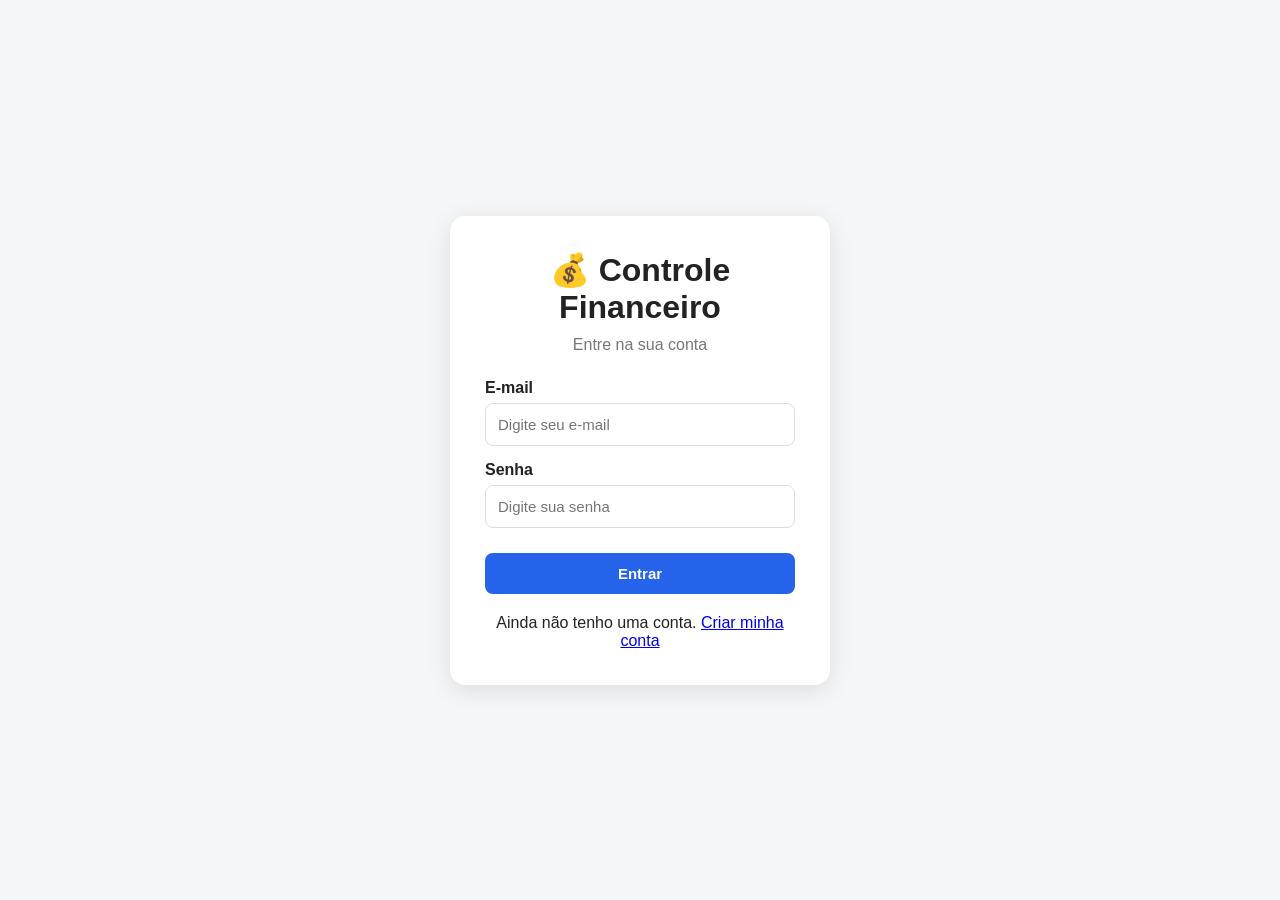
<file: index.html>
<!DOCTYPE html>
<html lang="pt-BR">

<head>
    <meta charset="UTF-8">
    <meta name="viewport" content="width=device-width, initial-scale=1.0">

    <title>Controle Financeiro</title>

    <link rel="stylesheet" href="style.css">
</head>

<body class="login-body">

    <div class="login-container">

        <div class="login-card">

            <h1>💰 Controle Financeiro</h1>

            <p class="subtitle">
                Entre na sua conta
            </p>

            <form id="loginForm">

                <label for="email">
                    E-mail
                </label>

                <input
                    type="email"
                    id="email"
                    placeholder="Digite seu e-mail"
                    required
                >

                <label for="senha">
                    Senha
                </label>

                <input
                    type="password"
                    id="senha"
                    placeholder="Digite sua senha"
                    required
                >

                <button type="submit">
                    Entrar
                </button>

            </form>

            <p id="loginMensagem"></p>

            <p style="text-align: center; margin-top: 20px;">

                Ainda não tenho uma conta.

                <a href="cadastro.html">
                    Criar minha conta
                </a>

            </p>

        </div>

    </div>

    <script
        type="module"
        src="./login.js">
    </script>

</body>

</html>
</file>
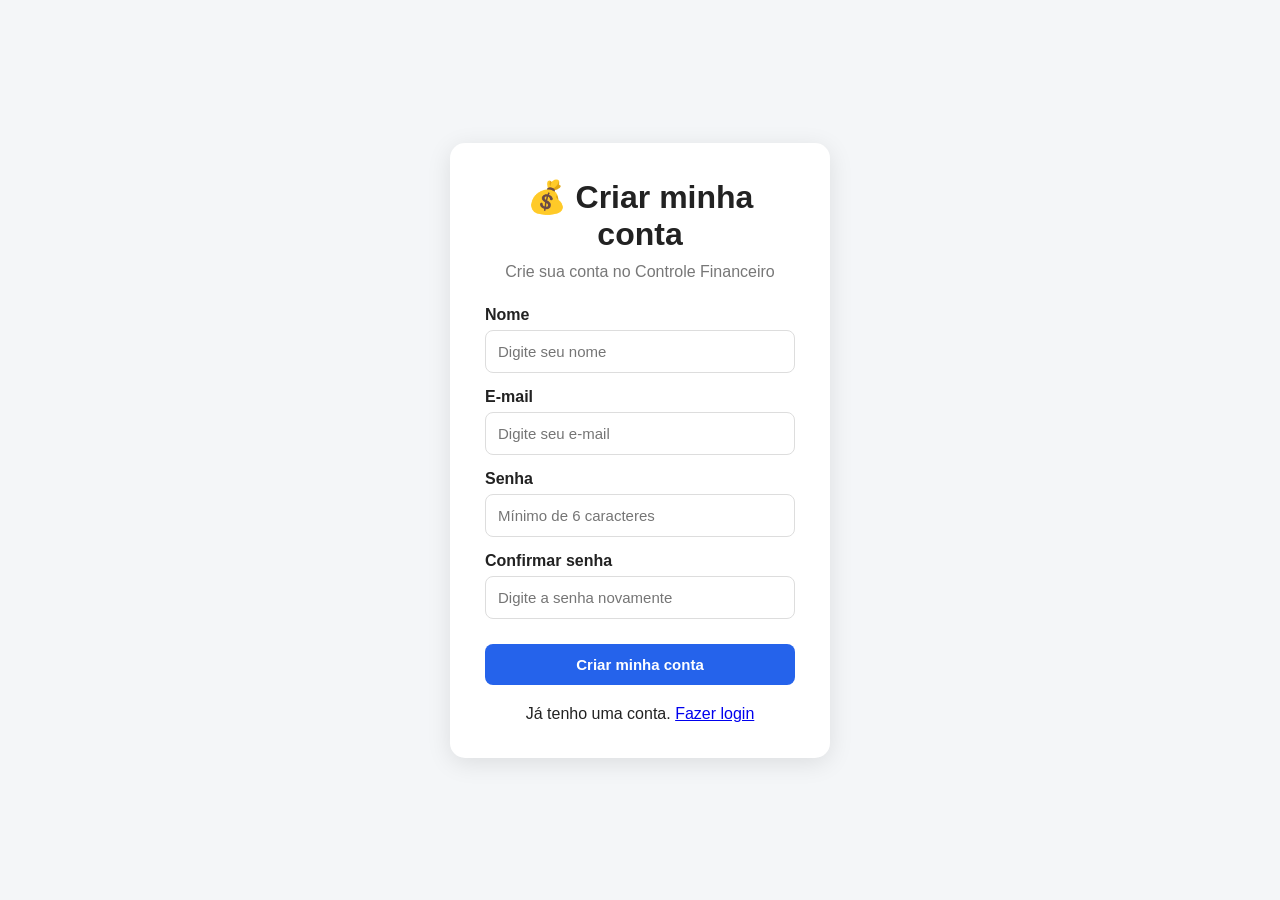
<file: cadastro.html>
<!DOCTYPE html>
<html lang="pt-BR">

<head>

    <meta charset="UTF-8">

    <meta
        name="viewport"
        content="width=device-width, initial-scale=1.0"
    >

    <title>Criar conta</title>

    <link rel="stylesheet" href="style.css">

</head>

<body class="login-body">

    <div class="login-container">

        <div class="login-card">

            <h1>💰 Criar minha conta</h1>

            <p class="subtitle">
                Crie sua conta no Controle Financeiro
            </p>

            <form id="cadastroForm">

                <label for="nome">
                    Nome
                </label>

                <input
                    type="text"
                    id="nome"
                    placeholder="Digite seu nome"
                    required
                >

                <label for="email">
                    E-mail
                </label>

                <input
                    type="email"
                    id="email"
                    placeholder="Digite seu e-mail"
                    required
                >

                <label for="senha">
                    Senha
                </label>

                <input
                    type="password"
                    id="senha"
                    placeholder="Mínimo de 6 caracteres"
                    required
                >

                <label for="confirmarSenha">
                    Confirmar senha
                </label>

                <input
                    type="password"
                    id="confirmarSenha"
                    placeholder="Digite a senha novamente"
                    required
                >

                <button type="submit">
                    Criar minha conta
                </button>

            </form>

            <p id="mensagem"></p>

            <p style="text-align: center; margin-top: 20px;">

                Já tenho uma conta.

                <a href="index.html">
                    Fazer login
                </a>

            </p>

        </div>

    </div>

    <script
        type="module"
        src="./cadastro.js">
    </script>

</body>

</html>
</file>
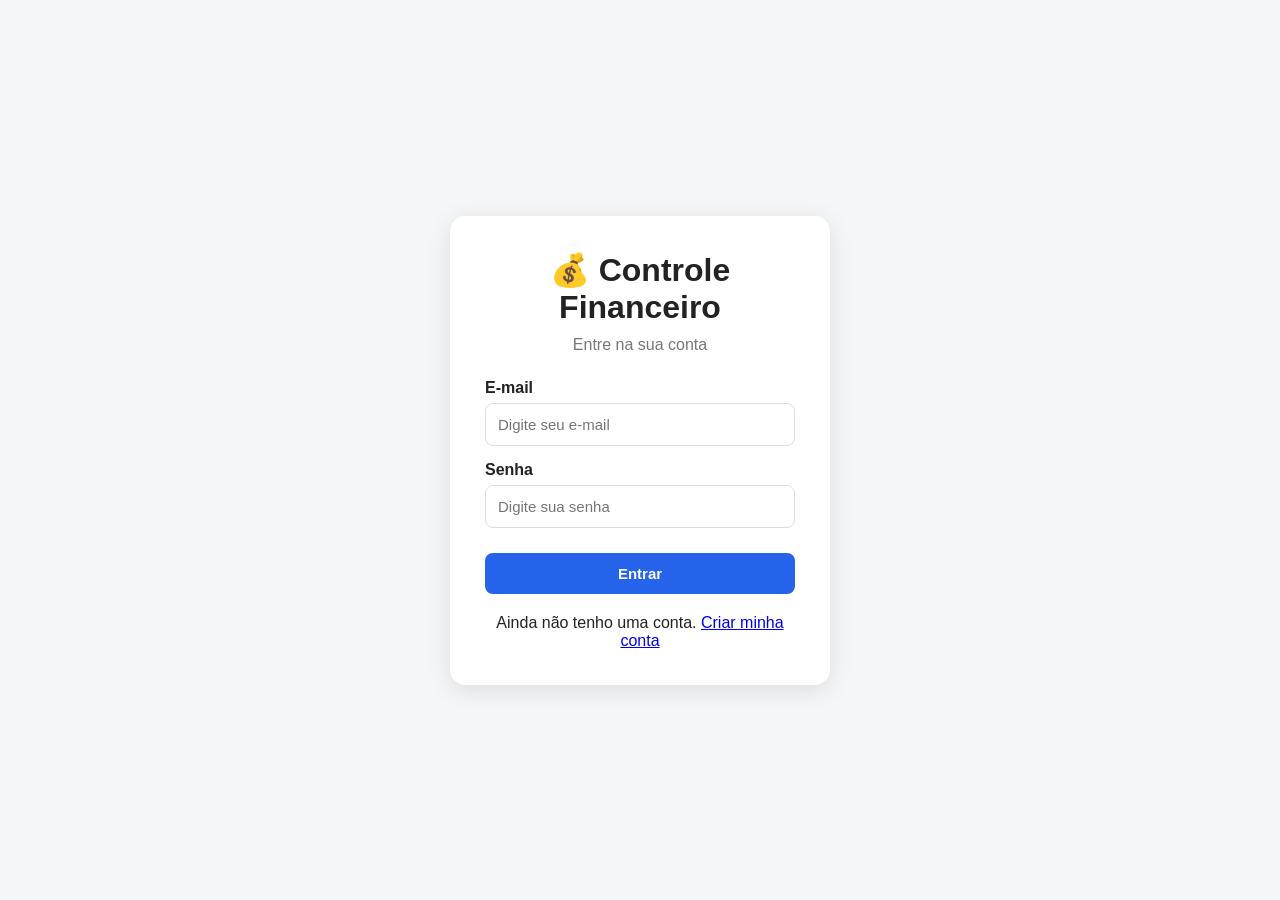
<file: dashboard.html>
<!DOCTYPE html>
<html lang="pt-BR">

<head>
    <meta charset="UTF-8">
    <meta name="viewport" content="width=device-width, initial-scale=1.0">
    <title>Meu Financeiro</title>
    <link rel="stylesheet" href="style.css">
</head>

<body>

    <header class="topbar">
        <div>
            <h1>💰 Meu Financeiro</h1>
            <p id="nomeUsuario"></p>
        </div>

        <button id="btnSair">Sair</button>
    </header>

    <main class="dashboard">

        <!-- Seletor do mês -->
        <section class="card mes-card">
            <button id="mesAnterior" class="btn-mes">←</button>

            <div class="mes-atual-area">
                <span>Visão financeira de</span>
                <strong id="mesAtual">Outubro de 2026</strong>
            </div>

            <button id="mesProximo" class="btn-mes">→</button>
        </section>

        <section class="resumo">

            <div class="card resumo-card">
                <span>Receitas do mês</span>
                <strong id="totalReceitas">R$ 0,00</strong>
            </div>

            <div class="card resumo-card">
                <span>Despesas do mês</span>
                <strong id="totalDespesas">R$ 0,00</strong>
            </div>

            <div class="card resumo-card">
                <span>Saldo do mês</span>
                <strong id="saldo">R$ 0,00</strong>
            </div>

        </section>

        <section class="card formulario-card">

            <h2>Adicionar lançamento</h2>

            <form id="financeForm">

                <label for="tipo">Tipo</label>

                <select id="tipo" required>
                    <option value="despesa">Despesa</option>
                    <option value="receita">Receita</option>
                </select>

                <label for="descricao">Descrição</label>

                <input
                    type="text"
                    id="descricao"
                    placeholder="Ex: Supermercado"
                    required
                >

                <label for="valor">Valor total da compra</label>

                <input
                    type="number"
                    id="valor"
                    placeholder="0,00"
                    step="0.01"
                    min="0"
                    required
                >

                <label for="categoria">Categoria</label>

                <select id="categoria" required>
                    <option value="Alimentação">🍔 Alimentação</option>
                    <option value="Transporte">🚗 Transporte</option>
                    <option value="Casa">🏠 Casa</option>
                    <option value="Lazer">🎮 Lazer</option>
                    <option value="Estudos">🎓 Estudos</option>
                    <option value="Compras">🛒 Compras</option>
                    <option value="Saúde">❤️ Saúde</option>
                    <option value="Outros">📦 Outros</option>
                </select>

                <label for="pagamento">Forma de pagamento</label>

                <select id="pagamento">
                    <option value="Pix">Pix</option>
                    <option value="Débito">Débito</option>
                    <option value="Dinheiro">Dinheiro</option>
                    <option value="Crédito">Cartão de crédito</option>
                </select>

                <label for="tipoCompra">Tipo de compra</label>

                <select id="tipoCompra">
                    <option value="avista">À vista</option>
                    <option value="parcelado">Parcelado</option>
                </select>

                <div id="parcelamentoArea" class="hidden">

                    <label for="parcelas">Número de parcelas</label>

                    <input
                        type="number"
                        id="parcelas"
                        min="2"
                        value="2"
                    >

                    <small id="valorParcelaPreview" class="valor-parcela-preview"></small>

                </div>

                <label for="data">Data da compra</label>

                <input
                    type="date"
                    id="data"
                    required
                >

                <button type="submit">Adicionar lançamento</button>

            </form>

        </section>

        <section class="card">

            <div class="historico-header">

                <div>
                    <h2>Meus lançamentos</h2>
                    <p id="subtituloLancamentos" class="subtitulo-mes"></p>
                </div>

                <button id="limparLancamentos" class="btn-danger">
                    Limpar meus lançamentos
                </button>

            </div>

            <div class="tabela-container">

                <table>

                    <thead>
                        <tr>
                            <th>Data</th>
                            <th>Descrição</th>
                            <th>Categoria</th>
                            <th>Pagamento</th>
                            <th>Parcelas</th>
                            <th>Valor no mês</th>
                            <th>Ação</th>
                        </tr>
                    </thead>

                    <tbody id="listaLancamentos"></tbody>

                </table>

                <p id="semLancamentos" class="sem-lancamentos hidden">
                    Nenhum lançamento neste mês.
                </p>

            </div>

        </section>

    </main>

    <script src="./dashboard.js"></script>

</body>
</html>
</file>
<file: style.css>
* {
    box-sizing: border-box;
    margin: 0;
    padding: 0;
}

body {
    font-family: Arial, sans-serif;
    background: #f4f6f8;
    color: #222;
}

.login-body {
    min-height: 100vh;
    display: flex;
    justify-content: center;
    align-items: center;
}

.login-container {
    width: 100%;
    max-width: 420px;
    padding: 20px;
}

.login-card {
    background: white;
    padding: 35px;
    border-radius: 15px;
    box-shadow: 0 5px 25px rgba(0, 0, 0, 0.1);
}

.login-card h1 {
    text-align: center;
    margin-bottom: 10px;
}

.subtitle {
    text-align: center;
    color: #777;
    margin-bottom: 25px;
}

label {
    display: block;
    margin-top: 15px;
    margin-bottom: 6px;
    font-weight: bold;
}

input,
select {
    width: 100%;
    padding: 12px;
    border: 1px solid #ddd;
    border-radius: 8px;
    font-size: 15px;
}

button {
    border: none;
    border-radius: 8px;
    padding: 12px 18px;
    cursor: pointer;
    font-size: 15px;
    font-weight: bold;
    background: #2563eb;
    color: white;
}

button:hover {
    opacity: 0.9;
}

.login-card button {
    width: 100%;
    margin-top: 25px;
}

#loginMensagem {
    text-align: center;
    margin-top: 15px;
}

.topbar {
    background: white;
    padding: 20px 5%;
    display: flex;
    justify-content: space-between;
    align-items: center;
    box-shadow: 0 2px 10px rgba(0, 0, 0, 0.08);
}

.topbar h1 {
    font-size: 24px;
}

.topbar p {
    color: #777;
    margin-top: 5px;
}

#btnSair {
    background: #dc2626;
}

.dashboard {
    width: 90%;
    max-width: 1200px;
    margin: 30px auto;
}

.card {
    background: white;
    padding: 25px;
    border-radius: 15px;
    box-shadow: 0 3px 15px rgba(0, 0, 0, 0.07);
    margin-bottom: 25px;
}

.mes-card {
    display: flex;
    align-items: center;
    justify-content: space-between;
    gap: 20px;
    padding: 18px 25px;
}

.mes-atual-area {
    text-align: center;
    flex: 1;
}

.mes-atual-area span {
    display: block;
    color: #777;
    font-size: 14px;
    margin-bottom: 5px;
}

.mes-atual-area strong {
    font-size: 22px;
}

.btn-mes {
    min-width: 48px;
    padding: 10px 15px;
}

.resumo {
    display: grid;
    grid-template-columns: repeat(3, 1fr);
    gap: 20px;
    margin-bottom: 25px;
}

.resumo-card {
    margin-bottom: 0;
}

.resumo-card span {
    display: block;
    color: #777;
    margin-bottom: 10px;
}

.resumo-card strong {
    font-size: 28px;
}

.formulario-card {
    max-width: 700px;
}

.formulario-card button {
    margin-top: 20px;
    width: 100%;
}

.hidden {
    display: none !important;
}

.valor-parcela-preview {
    display: block;
    margin-top: 8px;
    color: #2563eb;
    font-weight: bold;
}

.historico-header {
    display: flex;
    justify-content: space-between;
    align-items: center;
    margin-bottom: 20px;
    gap: 15px;
}

.subtitulo-mes {
    color: #777;
    margin-top: 5px;
    font-size: 14px;
}

.btn-danger {
    background: #dc2626;
}

.tabela-container {
    overflow-x: auto;
}

table {
    width: 100%;
    border-collapse: collapse;
}

th,
td {
    padding: 14px 10px;
    border-bottom: 1px solid #eee;
    text-align: left;
}

th {
    background: #f8fafc;
}

.btn-excluir {
    background: #dc2626;
    padding: 7px 10px;
    font-size: 12px;
}

.valor-receita {
    color: #16a34a;
    font-weight: bold;
}

.valor-despesa {
    color: #dc2626;
    font-weight: bold;
}

.sem-lancamentos {
    text-align: center;
    color: #777;
    padding: 30px 10px;
}

@media (max-width: 700px) {

    .resumo {
        grid-template-columns: 1fr;
    }

    .topbar {
        padding: 15px;
    }

    .topbar h1 {
        font-size: 19px;
    }

    .dashboard {
        width: 94%;
    }

    .historico-header {
        flex-direction: column;
        align-items: flex-start;
    }

    .mes-card {
        padding: 15px;
    }

    .mes-atual-area strong {
        font-size: 18px;
    }

    th,
    td {
        white-space: nowrap;
    }
}
</file>
